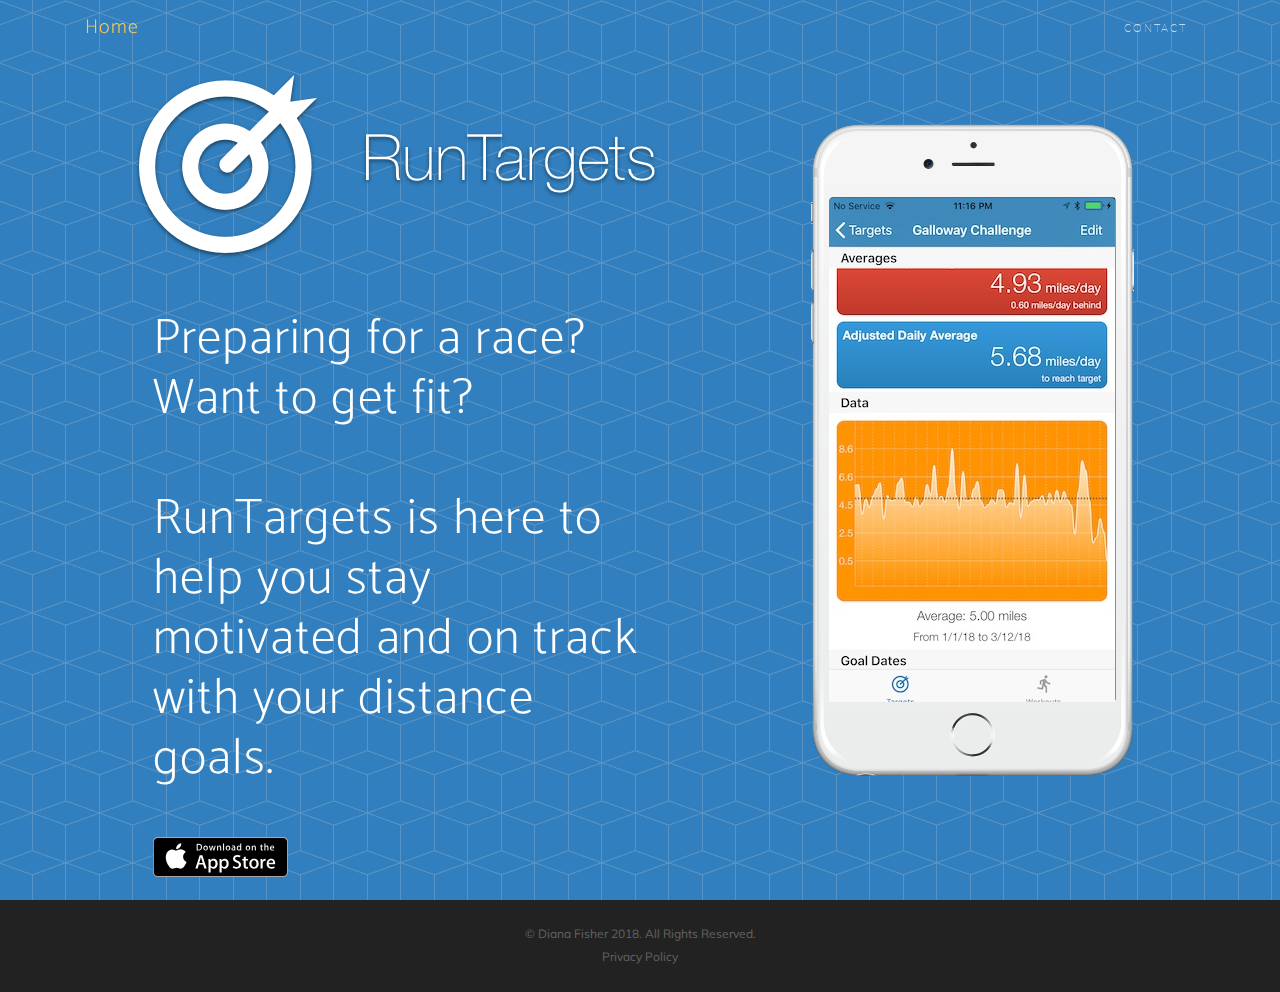
<file: index.html>
<!DOCTYPE html>
<html lang="en">

  <head>

    <meta charset="utf-8">
    <meta name="viewport" content="width=device-width, initial-scale=1, shrink-to-fit=no">
    <meta name="description" content="">
    <meta name="author" content="">

    <title>RunTargets</title>

    <!-- Bootstrap core CSS -->
    <link href="vendor/bootstrap/css/bootstrap.min.css" rel="stylesheet">

    <!-- Custom fonts for this template -->
    <link rel="stylesheet" href="vendor/font-awesome/css/font-awesome.min.css">
    <link rel="stylesheet" href="vendor/simple-line-icons/css/simple-line-icons.css">
    <link href="https://fonts.googleapis.com/css?family=Lato" rel="stylesheet">
    <link href="https://fonts.googleapis.com/css?family=Catamaran:100,200,300,400,500,600,700,800,900" rel="stylesheet">
    <link href="https://fonts.googleapis.com/css?family=Muli" rel="stylesheet">

    <!-- Plugin CSS -->
    <link rel="stylesheet" href="device-mockups/device-mockups.min.css">

    <!-- Custom styles for this template -->
    <link href="css/new-age.min.css" rel="stylesheet">

  </head>

  <body id="page-top">

    <!-- Navigation -->
    <nav class="navbar navbar-expand-lg navbar-light fixed-top" id="mainNav">
      <div class="container">
        <a class="navbar-brand js-scroll-trigger" href="#page-top">Home</a>
        <button class="navbar-toggler navbar-toggler-right" type="button" data-toggle="collapse" data-target="#navbarResponsive" aria-controls="navbarResponsive" aria-expanded="false" aria-label="Toggle navigation">
          Menu
          <i class="fa fa-bars"></i>
        </button>
        <div class="collapse navbar-collapse" id="navbarResponsive">
          <ul class="navbar-nav ml-auto">
            <li class="nav-item">
              <a class="nav-link js-scroll-trigger" href="mailto://support@sugarraccoon.com">Contact</a>
            </li>
          </ul>
        </div>
      </div>
    </nav>

    <header class="masthead">
      <div class="container h-100">
        <div class="row h-100">
          <div class="col-lg-7 my-auto">
            <img src="img/logo_with_text.png" class="logo img-fluid" alt="">
            <div class="header-content mx-auto">
              <h1 class="mb-5">Preparing for a race?  Want to get fit?<br /><br />RunTargets is here to help you stay motivated and on track with your distance goals.</h1>
              <a class="badge-link" href="#"><img src="img/app-store-badge.svg" alt=""></a>
            </div>
          </div>
          <div class="col-lg-5 my-auto">
            <div class="device-container">
              <div class="device-mockup iphone6_plus portrait white">
                <div class="device">
                  <div class="screen">
                    <!-- Demo image for screen mockup, you can put an image here, some HTML, an animation, video, or anything else! -->
                    <img src="img/IMG_4853.jpg" class="img-fluid" alt="">
                  </div>
                  <div class="button">
                    <!-- You can hook the "home button" to some JavaScript events or just remove it -->
                  </div>
                </div>
              </div>
            </div>
          </div>
        </div>
      </div>
    </header>



    <footer>
      <div class="container">
        <p>&copy; Diana Fisher 2018. All Rights Reserved.</p>
        <ul class="list-inline">
          <li class="list-inline-item">
            <a href="./privacy.html">Privacy Policy</a>
          </li>
        </ul>
      </div>
    </footer>

    <!-- Bootstrap core JavaScript -->
    <script src="vendor/jquery/jquery.min.js"></script>
    <script src="vendor/bootstrap/js/bootstrap.bundle.min.js"></script>

    <!-- Plugin JavaScript -->
    <script src="vendor/jquery-easing/jquery.easing.min.js"></script>

    <!-- Custom scripts for this template -->
    <script src="js/new-age.min.js"></script>

  </body>

</html>
</file>
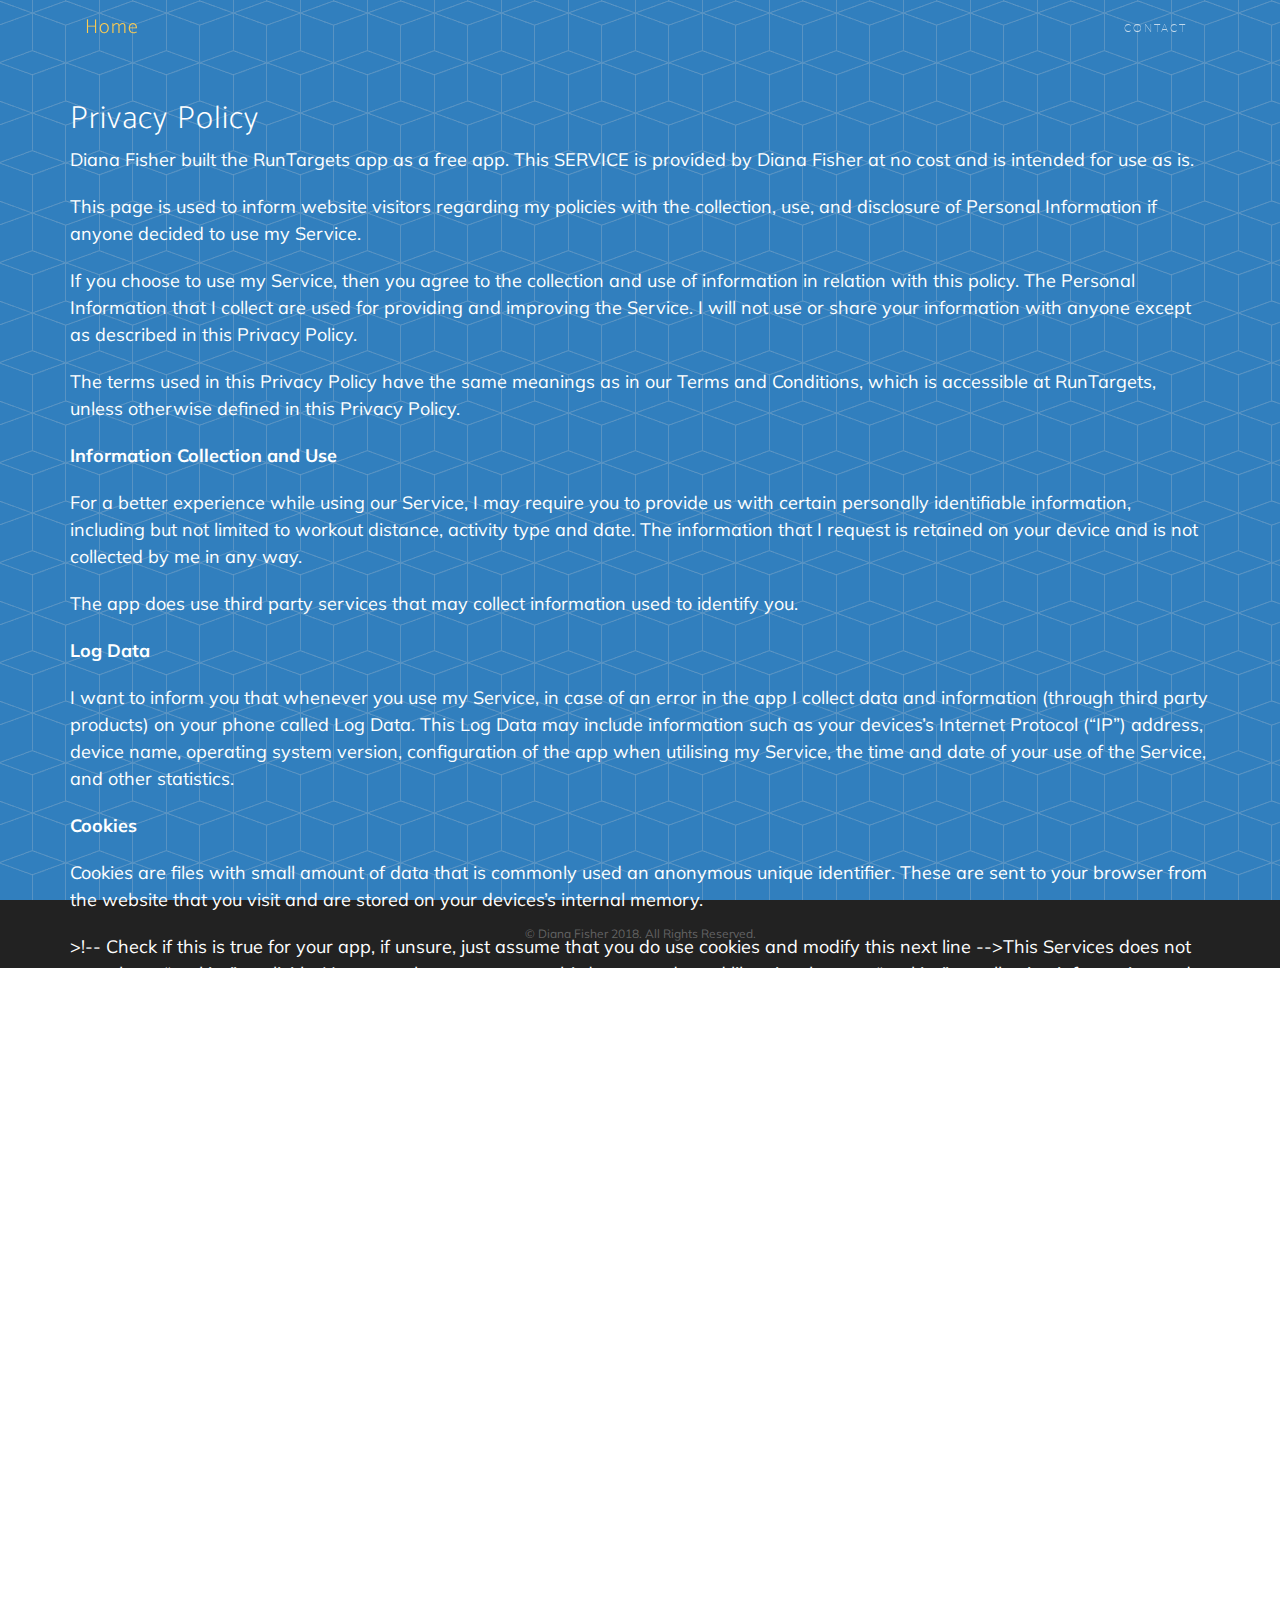
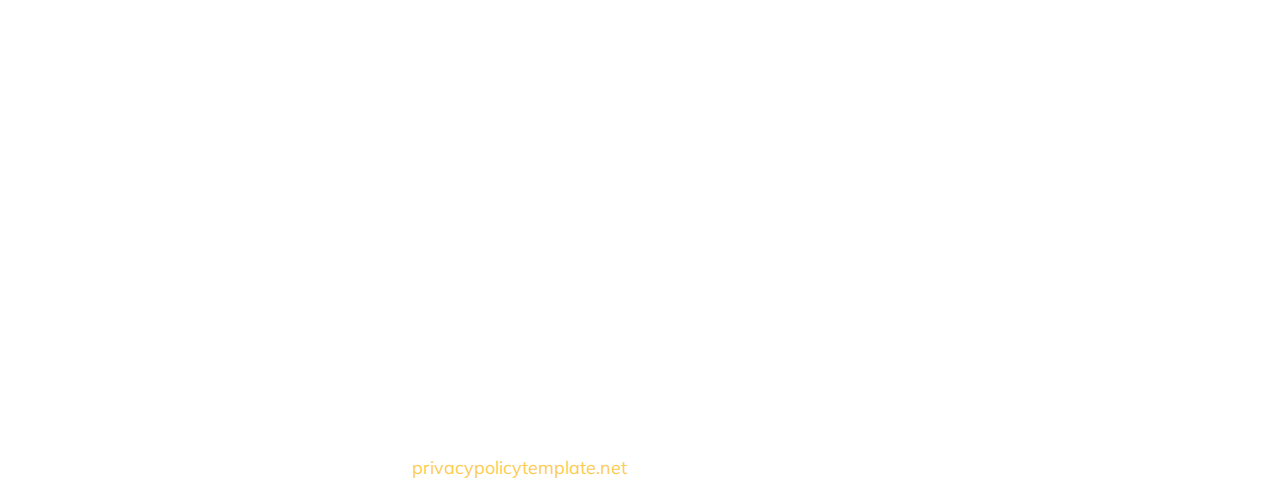
<file: privacy.html>
<html>
<head >

  <meta charset="utf-8">
  <meta name="viewport" content="width=device-width, initial-scale=1, shrink-to-fit=no">
  <meta name="description" content="">
  <meta name="author" content="">

  <title>RunTargets</title>

  <!-- Bootstrap core CSS -->
  <link href="vendor/bootstrap/css/bootstrap.min.css" rel="stylesheet">

  <!-- Custom fonts for this template -->
  <link rel="stylesheet" href="vendor/font-awesome/css/font-awesome.min.css">
  <link rel="stylesheet" href="vendor/simple-line-icons/css/simple-line-icons.css">
  <link href="https://fonts.googleapis.com/css?family=Lato" rel="stylesheet">
  <link href="https://fonts.googleapis.com/css?family=Catamaran:100,200,300,400,500,600,700,800,900" rel="stylesheet">
  <link href="https://fonts.googleapis.com/css?family=Muli" rel="stylesheet">

  <!-- Plugin CSS -->
  <link rel="stylesheet" href="device-mockups/device-mockups.min.css">

  <!-- Custom styles for this template -->
  <link href="css/new-age.min.css" rel="stylesheet">

</head>
<body id="page-top">
  <!-- Navigation -->
  <nav class="navbar navbar-expand-lg navbar-light fixed-top" id="mainNav">
    <div class="container">
      <a class="navbar-brand js-scroll-trigger" href="./index.html">Home</a>
      <button class="navbar-toggler navbar-toggler-right" type="button" data-toggle="collapse" data-target="#navbarResponsive" aria-controls="navbarResponsive" aria-expanded="false" aria-label="Toggle navigation">
        Menu
        <i class="fa fa-bars"></i>
      </button>
      <div class="collapse navbar-collapse" id="navbarResponsive">
        <ul class="navbar-nav ml-auto">
          <li class="nav-item">
            <a class="nav-link js-scroll-trigger" href="#contact">Contact</a>
          </li>
        </ul>
      </div>
    </div>
  </nav>
  <header class="masthead">
    <div class="container h-100">
      <div class="row h-100">
      <div  style="overflow:scroll; margin-top:100px;">

        <h2>Privacy Policy</h2>
        <p>Diana Fisher built the RunTargets app as a free app. This SERVICE is provided by Diana Fisher at no cost and is intended
            for use as is.</p>
        <p>This page is used to inform website visitors regarding my policies with the collection, use, and
            disclosure of Personal Information if anyone decided to use my Service.</p>
        <p>If you choose to use my Service, then you agree to the collection and use of information in
            relation with this policy. The Personal Information that I collect are used for providing and
            improving the Service. I will not use or share your information with anyone except as described
            in this Privacy Policy.</p>
        <p>The terms used in this Privacy Policy have the same meanings as in our Terms and Conditions,
            which is accessible at RunTargets, unless otherwise defined in this Privacy Policy.</p>

        <p><strong>Information Collection and Use</strong></p>
        <p>For a better experience while using our Service, I may require you to provide us with certain
            personally identifiable information, including but not limited to workout distance, activity type and date.
        	The information that I request is retained on your device and is not collected by me in any way.</p>
        <p>The app does use third party services that may collect information used to identify you.

        <p><strong>Log Data</strong></p>
        <p>I want to inform you that whenever you use my Service, in case of an error in the app I collect
            data and information (through third party products) on your phone called Log Data. This Log Data
            may include information such as your devices’s Internet Protocol (“IP”) address, device name,
            operating system version, configuration of the app when utilising my Service, the time and date
            of your use of the Service, and other statistics.</p>

        <p><strong>Cookies</strong></p>
        <p>Cookies are files with small amount of data that is commonly used an anonymous unique identifier.
            These are sent to your browser from the website that you visit and are stored on your devices’s
            internal memory.</p>
        <p>>!-- Check if this is true for your app, if unsure, just assume that you do use cookies and modify this next line -->This Services does not uses these “cookies” explicitly. However, the app may use third party code
            and libraries that use “cookies” to collection information and to improve their services. You
            have the option to either accept or refuse these cookies, and know when a cookie is being sent
            to your device. If you choose to refuse our cookies, you may not be able to use some portions of
            this Service.</p>

        <p><strong>Service Providers</strong></p> <!-- This part need seem like it's not needed, but if you use any Google services, or any other third party libraries, chances are, you need this. -->
        <p>I may employ third-party companies and individuals due to the following reasons:</p>
        <ul>
            <li>To facilitate our Service;</li>
            <li>To provide the Service on our behalf;</li>
            <li>To perform Service-related services; or</li>
            <li>To assist us in analyzing how our Service is used.</li>
        </ul>
        <p>I want to inform users of this Service that these third parties have access to your Personal
            Information. The reason is to perform the tasks assigned to them on our behalf. However, they
            are obligated not to disclose or use the information for any other purpose.</p>

        <p><strong>Security</strong></p>
        <p>I value your trust in providing us your Personal Information, thus we are striving to use
            commercially acceptable means of protecting it. But remember that no method of transmission over
            the internet, or method of electronic storage is 100% secure and reliable, and I cannot
            guarantee its absolute security.</p>

        <p><strong>Links to Other Sites</strong></p>
        <p>This Service may contain links to other sites. If you click on a third-party link, you will be
            directed to that site. Note that these external sites are not operated by me. Therefore, I
            strongly advise you to review the Privacy Policy of these websites. I have no control over, and
            assume no responsibility for the content, privacy policies, or practices of any third-party
            sites or services.</p>

        <p><strong>Children’s Privacy</strong></p>
        <p>This Services do not address anyone under the age of 13. I do not knowingly collect personal
            identifiable information from children under 13. In the case I discover that a child under 13
            has provided me with personal information, I immediately delete this from our servers. If you
            are a parent or guardian and you are aware that your child has provided us with personal
            information, please contact me so that I will be able to do necessary actions.</p>

        <p><strong>Changes to This Privacy Policy</strong></p>
        <p>I may update this Privacy Policy from time to time. Thus, you are advised to review this page
            periodically for any changes. I will notify you of any changes by posting the new Privacy Policy
            on this page. These changes are effective immediately, after they are posted on this page.</p>

        <p><strong>Contact Us</strong></p>
        <p>If you have any questions or suggestions about [my|our] Privacy Policy, do not hesitate to contact
            me.</p>
        <p>This Privacy Policy page was created at <a href="https://privacypolicytemplate.net"
                                                      target="_blank">privacypolicytemplate.net</a>.</p>
      </div>
    </div>
  </div>
  </header>
  <footer>
    <div class="container">
      <p>&copy; Diana Fisher 2018. All Rights Reserved.</p>
    </div>
  </footer>
</body>
</html>
</file>
<file: vendor/simple-line-icons/css/simple-line-icons.css>
@font-face {
  font-family: 'simple-line-icons';
  src: url('../fonts/Simple-Line-Icons.eot?v=2.4.0');
  src: url('../fonts/Simple-Line-Icons.eot?v=2.4.0#iefix') format('embedded-opentype'), url('../fonts/Simple-Line-Icons.woff2?v=2.4.0') format('woff2'), url('../fonts/Simple-Line-Icons.ttf?v=2.4.0') format('truetype'), url('../fonts/Simple-Line-Icons.woff?v=2.4.0') format('woff'), url('../fonts/Simple-Line-Icons.svg?v=2.4.0#simple-line-icons') format('svg');
  font-weight: normal;
  font-style: normal;
}
/*
 Use the following CSS code if you want to have a class per icon.
 Instead of a list of all class selectors, you can use the generic [class*="icon-"] selector, but it's slower:
*/
.icon-user,
.icon-people,
.icon-user-female,
.icon-user-follow,
.icon-user-following,
.icon-user-unfollow,
.icon-login,
.icon-logout,
.icon-emotsmile,
.icon-phone,
.icon-call-end,
.icon-call-in,
.icon-call-out,
.icon-map,
.icon-location-pin,
.icon-direction,
.icon-directions,
.icon-compass,
.icon-layers,
.icon-menu,
.icon-list,
.icon-options-vertical,
.icon-options,
.icon-arrow-down,
.icon-arrow-left,
.icon-arrow-right,
.icon-arrow-up,
.icon-arrow-up-circle,
.icon-arrow-left-circle,
.icon-arrow-right-circle,
.icon-arrow-down-circle,
.icon-check,
.icon-clock,
.icon-plus,
.icon-minus,
.icon-close,
.icon-event,
.icon-exclamation,
.icon-organization,
.icon-trophy,
.icon-screen-smartphone,
.icon-screen-desktop,
.icon-plane,
.icon-notebook,
.icon-mustache,
.icon-mouse,
.icon-magnet,
.icon-energy,
.icon-disc,
.icon-cursor,
.icon-cursor-move,
.icon-crop,
.icon-chemistry,
.icon-speedometer,
.icon-shield,
.icon-screen-tablet,
.icon-magic-wand,
.icon-hourglass,
.icon-graduation,
.icon-ghost,
.icon-game-controller,
.icon-fire,
.icon-eyeglass,
.icon-envelope-open,
.icon-envelope-letter,
.icon-bell,
.icon-badge,
.icon-anchor,
.icon-wallet,
.icon-vector,
.icon-speech,
.icon-puzzle,
.icon-printer,
.icon-present,
.icon-playlist,
.icon-pin,
.icon-picture,
.icon-handbag,
.icon-globe-alt,
.icon-globe,
.icon-folder-alt,
.icon-folder,
.icon-film,
.icon-feed,
.icon-drop,
.icon-drawer,
.icon-docs,
.icon-doc,
.icon-diamond,
.icon-cup,
.icon-calculator,
.icon-bubbles,
.icon-briefcase,
.icon-book-open,
.icon-basket-loaded,
.icon-basket,
.icon-bag,
.icon-action-undo,
.icon-action-redo,
.icon-wrench,
.icon-umbrella,
.icon-trash,
.icon-tag,
.icon-support,
.icon-frame,
.icon-size-fullscreen,
.icon-size-actual,
.icon-shuffle,
.icon-share-alt,
.icon-share,
.icon-rocket,
.icon-question,
.icon-pie-chart,
.icon-pencil,
.icon-note,
.icon-loop,
.icon-home,
.icon-grid,
.icon-graph,
.icon-microphone,
.icon-music-tone-alt,
.icon-music-tone,
.icon-earphones-alt,
.icon-earphones,
.icon-equalizer,
.icon-like,
.icon-dislike,
.icon-control-start,
.icon-control-rewind,
.icon-control-play,
.icon-control-pause,
.icon-control-forward,
.icon-control-end,
.icon-volume-1,
.icon-volume-2,
.icon-volume-off,
.icon-calendar,
.icon-bulb,
.icon-chart,
.icon-ban,
.icon-bubble,
.icon-camrecorder,
.icon-camera,
.icon-cloud-download,
.icon-cloud-upload,
.icon-envelope,
.icon-eye,
.icon-flag,
.icon-heart,
.icon-info,
.icon-key,
.icon-link,
.icon-lock,
.icon-lock-open,
.icon-magnifier,
.icon-magnifier-add,
.icon-magnifier-remove,
.icon-paper-clip,
.icon-paper-plane,
.icon-power,
.icon-refresh,
.icon-reload,
.icon-settings,
.icon-star,
.icon-symbol-female,
.icon-symbol-male,
.icon-target,
.icon-credit-card,
.icon-paypal,
.icon-social-tumblr,
.icon-social-twitter,
.icon-social-facebook,
.icon-social-instagram,
.icon-social-linkedin,
.icon-social-pinterest,
.icon-social-github,
.icon-social-google,
.icon-social-reddit,
.icon-social-skype,
.icon-social-dribbble,
.icon-social-behance,
.icon-social-foursqare,
.icon-social-soundcloud,
.icon-social-spotify,
.icon-social-stumbleupon,
.icon-social-youtube,
.icon-social-dropbox,
.icon-social-vkontakte,
.icon-social-steam {
  font-family: 'simple-line-icons';
  speak: none;
  font-style: normal;
  font-weight: normal;
  font-variant: normal;
  text-transform: none;
  line-height: 1;
  /* Better Font Rendering =========== */
  -webkit-font-smoothing: antialiased;
  -moz-osx-font-smoothing: grayscale;
}
.icon-user:before {
  content: "\e005";
}
.icon-people:before {
  content: "\e001";
}
.icon-user-female:before {
  content: "\e000";
}
.icon-user-follow:before {
  content: "\e002";
}
.icon-user-following:before {
  content: "\e003";
}
.icon-user-unfollow:before {
  content: "\e004";
}
.icon-login:before {
  content: "\e066";
}
.icon-logout:before {
  content: "\e065";
}
.icon-emotsmile:before {
  content: "\e021";
}
.icon-phone:before {
  content: "\e600";
}
.icon-call-end:before {
  content: "\e048";
}
.icon-call-in:before {
  content: "\e047";
}
.icon-call-out:before {
  content: "\e046";
}
.icon-map:before {
  content: "\e033";
}
.icon-location-pin:before {
  content: "\e096";
}
.icon-direction:before {
  content: "\e042";
}
.icon-directions:before {
  content: "\e041";
}
.icon-compass:before {
  content: "\e045";
}
.icon-layers:before {
  content: "\e034";
}
.icon-menu:before {
  content: "\e601";
}
.icon-list:before {
  content: "\e067";
}
.icon-options-vertical:before {
  content: "\e602";
}
.icon-options:before {
  content: "\e603";
}
.icon-arrow-down:before {
  content: "\e604";
}
.icon-arrow-left:before {
  content: "\e605";
}
.icon-arrow-right:before {
  content: "\e606";
}
.icon-arrow-up:before {
  content: "\e607";
}
.icon-arrow-up-circle:before {
  content: "\e078";
}
.icon-arrow-left-circle:before {
  content: "\e07a";
}
.icon-arrow-right-circle:before {
  content: "\e079";
}
.icon-arrow-down-circle:before {
  content: "\e07b";
}
.icon-check:before {
  content: "\e080";
}
.icon-clock:before {
  content: "\e081";
}
.icon-plus:before {
  content: "\e095";
}
.icon-minus:before {
  content: "\e615";
}
.icon-close:before {
  content: "\e082";
}
.icon-event:before {
  content: "\e619";
}
.icon-exclamation:before {
  content: "\e617";
}
.icon-organization:before {
  content: "\e616";
}
.icon-trophy:before {
  content: "\e006";
}
.icon-screen-smartphone:before {
  content: "\e010";
}
.icon-screen-desktop:before {
  content: "\e011";
}
.icon-plane:before {
  content: "\e012";
}
.icon-notebook:before {
  content: "\e013";
}
.icon-mustache:before {
  content: "\e014";
}
.icon-mouse:before {
  content: "\e015";
}
.icon-magnet:before {
  content: "\e016";
}
.icon-energy:before {
  content: "\e020";
}
.icon-disc:before {
  content: "\e022";
}
.icon-cursor:before {
  content: "\e06e";
}
.icon-cursor-move:before {
  content: "\e023";
}
.icon-crop:before {
  content: "\e024";
}
.icon-chemistry:before {
  content: "\e026";
}
.icon-speedometer:before {
  content: "\e007";
}
.icon-shield:before {
  content: "\e00e";
}
.icon-screen-tablet:before {
  content: "\e00f";
}
.icon-magic-wand:before {
  content: "\e017";
}
.icon-hourglass:before {
  content: "\e018";
}
.icon-graduation:before {
  content: "\e019";
}
.icon-ghost:before {
  content: "\e01a";
}
.icon-game-controller:before {
  content: "\e01b";
}
.icon-fire:before {
  content: "\e01c";
}
.icon-eyeglass:before {
  content: "\e01d";
}
.icon-envelope-open:before {
  content: "\e01e";
}
.icon-envelope-letter:before {
  content: "\e01f";
}
.icon-bell:before {
  content: "\e027";
}
.icon-badge:before {
  content: "\e028";
}
.icon-anchor:before {
  content: "\e029";
}
.icon-wallet:before {
  content: "\e02a";
}
.icon-vector:before {
  content: "\e02b";
}
.icon-speech:before {
  content: "\e02c";
}
.icon-puzzle:before {
  content: "\e02d";
}
.icon-printer:before {
  content: "\e02e";
}
.icon-present:before {
  content: "\e02f";
}
.icon-playlist:before {
  content: "\e030";
}
.icon-pin:before {
  content: "\e031";
}
.icon-picture:before {
  content: "\e032";
}
.icon-handbag:before {
  content: "\e035";
}
.icon-globe-alt:before {
  content: "\e036";
}
.icon-globe:before {
  content: "\e037";
}
.icon-folder-alt:before {
  content: "\e039";
}
.icon-folder:before {
  content: "\e089";
}
.icon-film:before {
  content: "\e03a";
}
.icon-feed:before {
  content: "\e03b";
}
.icon-drop:before {
  content: "\e03e";
}
.icon-drawer:before {
  content: "\e03f";
}
.icon-docs:before {
  content: "\e040";
}
.icon-doc:before {
  content: "\e085";
}
.icon-diamond:before {
  content: "\e043";
}
.icon-cup:before {
  content: "\e044";
}
.icon-calculator:before {
  content: "\e049";
}
.icon-bubbles:before {
  content: "\e04a";
}
.icon-briefcase:before {
  content: "\e04b";
}
.icon-book-open:before {
  content: "\e04c";
}
.icon-basket-loaded:before {
  content: "\e04d";
}
.icon-basket:before {
  content: "\e04e";
}
.icon-bag:before {
  content: "\e04f";
}
.icon-action-undo:before {
  content: "\e050";
}
.icon-action-redo:before {
  content: "\e051";
}
.icon-wrench:before {
  content: "\e052";
}
.icon-umbrella:before {
  content: "\e053";
}
.icon-trash:before {
  content: "\e054";
}
.icon-tag:before {
  content: "\e055";
}
.icon-support:before {
  content: "\e056";
}
.icon-frame:before {
  content: "\e038";
}
.icon-size-fullscreen:before {
  content: "\e057";
}
.icon-size-actual:before {
  content: "\e058";
}
.icon-shuffle:before {
  content: "\e059";
}
.icon-share-alt:before {
  content: "\e05a";
}
.icon-share:before {
  content: "\e05b";
}
.icon-rocket:before {
  content: "\e05c";
}
.icon-question:before {
  content: "\e05d";
}
.icon-pie-chart:before {
  content: "\e05e";
}
.icon-pencil:before {
  content: "\e05f";
}
.icon-note:before {
  content: "\e060";
}
.icon-loop:before {
  content: "\e064";
}
.icon-home:before {
  content: "\e069";
}
.icon-grid:before {
  content: "\e06a";
}
.icon-graph:before {
  content: "\e06b";
}
.icon-microphone:before {
  content: "\e063";
}
.icon-music-tone-alt:before {
  content: "\e061";
}
.icon-music-tone:before {
  content: "\e062";
}
.icon-earphones-alt:before {
  content: "\e03c";
}
.icon-earphones:before {
  content: "\e03d";
}
.icon-equalizer:before {
  content: "\e06c";
}
.icon-like:before {
  content: "\e068";
}
.icon-dislike:before {
  content: "\e06d";
}
.icon-control-start:before {
  content: "\e06f";
}
.icon-control-rewind:before {
  content: "\e070";
}
.icon-control-play:before {
  content: "\e071";
}
.icon-control-pause:before {
  content: "\e072";
}
.icon-control-forward:before {
  content: "\e073";
}
.icon-control-end:before {
  content: "\e074";
}
.icon-volume-1:before {
  content: "\e09f";
}
.icon-volume-2:before {
  content: "\e0a0";
}
.icon-volume-off:before {
  content: "\e0a1";
}
.icon-calendar:before {
  content: "\e075";
}
.icon-bulb:before {
  content: "\e076";
}
.icon-chart:before {
  content: "\e077";
}
.icon-ban:before {
  content: "\e07c";
}
.icon-bubble:before {
  content: "\e07d";
}
.icon-camrecorder:before {
  content: "\e07e";
}
.icon-camera:before {
  content: "\e07f";
}
.icon-cloud-download:before {
  content: "\e083";
}
.icon-cloud-upload:before {
  content: "\e084";
}
.icon-envelope:before {
  content: "\e086";
}
.icon-eye:before {
  content: "\e087";
}
.icon-flag:before {
  content: "\e088";
}
.icon-heart:before {
  content: "\e08a";
}
.icon-info:before {
  content: "\e08b";
}
.icon-key:before {
  content: "\e08c";
}
.icon-link:before {
  content: "\e08d";
}
.icon-lock:before {
  content: "\e08e";
}
.icon-lock-open:before {
  content: "\e08f";
}
.icon-magnifier:before {
  content: "\e090";
}
.icon-magnifier-add:before {
  content: "\e091";
}
.icon-magnifier-remove:before {
  content: "\e092";
}
.icon-paper-clip:before {
  content: "\e093";
}
.icon-paper-plane:before {
  content: "\e094";
}
.icon-power:before {
  content: "\e097";
}
.icon-refresh:before {
  content: "\e098";
}
.icon-reload:before {
  content: "\e099";
}
.icon-settings:before {
  content: "\e09a";
}
.icon-star:before {
  content: "\e09b";
}
.icon-symbol-female:before {
  content: "\e09c";
}
.icon-symbol-male:before {
  content: "\e09d";
}
.icon-target:before {
  content: "\e09e";
}
.icon-credit-card:before {
  content: "\e025";
}
.icon-paypal:before {
  content: "\e608";
}
.icon-social-tumblr:before {
  content: "\e00a";
}
.icon-social-twitter:before {
  content: "\e009";
}
.icon-social-facebook:before {
  content: "\e00b";
}
.icon-social-instagram:before {
  content: "\e609";
}
.icon-social-linkedin:before {
  content: "\e60a";
}
.icon-social-pinterest:before {
  content: "\e60b";
}
.icon-social-github:before {
  content: "\e60c";
}
.icon-social-google:before {
  content: "\e60d";
}
.icon-social-reddit:before {
  content: "\e60e";
}
.icon-social-skype:before {
  content: "\e60f";
}
.icon-social-dribbble:before {
  content: "\e00d";
}
.icon-social-behance:before {
  content: "\e610";
}
.icon-social-foursqare:before {
  content: "\e611";
}
.icon-social-soundcloud:before {
  content: "\e612";
}
.icon-social-spotify:before {
  content: "\e613";
}
.icon-social-stumbleupon:before {
  content: "\e614";
}
.icon-social-youtube:before {
  content: "\e008";
}
.icon-social-dropbox:before {
  content: "\e00c";
}
.icon-social-vkontakte:before {
  content: "\e618";
}
.icon-social-steam:before {
  content: "\e620";
}
</file>
<file: device-mockups/device-mockups.min.css>
.device-mockup{position:relative;width:100%;padding-bottom:61.775701%}.device-mockup>.device{position:absolute;top:0;bottom:0;left:0;right:0;width:100%;height:100%;background-size:100% 100%;background-repeat:no-repeat;background-image:url(macbook/macbook.png)}.device-mockup>.device>.screen{position:absolute;top:11.0438729%;bottom:14.6747352%;left:13.364486%;right:13.364486%;overflow:hidden}.device-mockup>.device>.button{position:absolute;top:0;left:0;display:none;overflow:hidden;border-radius:100%;-webkit-border-radius:100%;-moz-border-radius:100%;cursor:pointer}.device-mockup.imac{padding-bottom:81.230769%}.device-mockup.imac>.device{background-image:url(imac/imac.png)}.device-mockup.imac>.device>.screen{top:8.20707071%;bottom:31.6919192%;left:6.61538462%;right:6.61538462%}.device-mockup.macbook{padding-bottom:61.775701%}.device-mockup.macbook>.device{background-image:url(macbook/macbook.png)}.device-mockup.macbook>.device>.screen{top:11.0438729%;bottom:14.6747352%;left:13.364486%;right:13.364486%}.device-mockup.macbook_2015{padding-bottom:57.5%}.device-mockup.macbook_2015.grey>.device,.device-mockup.macbook_2015>.device{background-image:url(macbook_2015/grey.png)}.device-mockup.macbook_2015.silver>.device,.device-mockup.macbook_2015>.device{background-image:url(macbook_2015/silver.png)}.device-mockup.macbook_2015.gold>.device,.device-mockup.macbook_2015>.device{background-image:url(macbook_2015/gold.png)}.device-mockup.macbook_2015>.device>.screen{top:7.5%;bottom:10.9%;left:12.46%;right:12.56%}.device-mockup.iphone5,.device-mockup.iphone5.portrait{padding-bottom:210.57%}.device-mockup.iphone5.landscape{padding-bottom:47.49%}.device-mockup.iphone5.black>.device,.device-mockup.iphone5.portrait.black>.device,.device-mockup.iphone5>.device{background-image:url(iphone5/iphone5_port_black.png)}.device-mockup.iphone5.landscape.black>.device,.device-mockup.iphone5.landscape>.device{background-image:url(iphone5/iphone5_land_black.png)}.device-mockup.iphone5.portrait.white>.device,.device-mockup.iphone5.white>.device{background-image:url(iphone5/iphone5_port_white.png)}.device-mockup.iphone5.landscape.white>.device{background-image:url(iphone5/iphone5_land_white.png)}.device-mockup.iphone5.portrait>.device>.screen,.device-mockup.iphone5>.device>.screen{top:14.78%;bottom:13.78%;left:8.77%;right:7.77%}.device-mockup.iphone5.landscape>.device>.screen{top:7.422488%;bottom:8.422488%;left:14.919127%;right:14.019127%}.device-mockup.iphone5.portrait>.device>.button,.device-mockup.iphone5>.device>.button{display:block;top:88.3%;bottom:2.5%;left:40%;right:40%}.device-mockup.iphone5.landscape>.device>.button{display:block;top:40%;bottom:41%;left:88.4%;right:2.3%}.device-mockup.iphone_se,.device-mockup.iphone_se.portrait{padding-bottom:209.83%}.device-mockup.iphone_se.landscape{padding-bottom:47.66%}.device-mockup.iphone_se.black>.device,.device-mockup.iphone_se.portrait.black>.device,.device-mockup.iphone_se>.device{background-image:url(iphone_se/iphone_se_port_black.png)}.device-mockup.iphone_se.landscape.black>.device,.device-mockup.iphone_se.landscape>.device{background-image:url(iphone_se/iphone_se_land_black.png)}.device-mockup.iphone_se.portrait.white>.device,.device-mockup.iphone_se.white>.device{background-image:url(iphone_se/iphone_se_port_white.png)}.device-mockup.iphone_se.landscape.white>.device{background-image:url(iphone_se/iphone_se_land_white.png)}.device-mockup.iphone_se.gold>.device,.device-mockup.iphone_se.portrait.gold>.device{background-image:url(iphone_se/iphone_se_port_gold.png)}.device-mockup.iphone_se.landscape.gold>.device{background-image:url(iphone_se/iphone_se_land_gold.png)}.device-mockup.iphone_se.portrait.rose>.device,.device-mockup.iphone_se.rose>.device{background-image:url(iphone_se/iphone_se_port_rose.png)}.device-mockup.iphone_se.landscape.rose>.device{background-image:url(iphone_se/iphone_se_land_rose.png)}.device-mockup.iphone_se.portrait>.device>.screen,.device-mockup.iphone_se>.device>.screen{top:16.28%;bottom:16.28%;left:11.77%;right:11.77%}.device-mockup.iphone_se.landscape>.device>.screen{top:11.722488%;bottom:11.722488%;left:16.0191273%;right:16.0191273%}.device-mockup.iphone_se.portrait>.device>.button,.device-mockup.iphone_se>.device>.button{display:block;top:86.3%;bottom:5.5%;left:42%;right:42%}.device-mockup.iphone_se.landscape>.device>.button{display:block;top:42%;bottom:42%;left:86.4%;right:5.1%}.device-mockup.iphone6,.device-mockup.iphone6.portrait{padding-bottom:207.19%}.device-mockup.iphone6.landscape{padding-bottom:48.76%}.device-mockup.iphone6.black>.device,.device-mockup.iphone6.portrait.black>.device,.device-mockup.iphone6>.device{background-image:url(iphone_6/iphone_6_port_black.png)}.device-mockup.iphone6.landscape.black>.device,.device-mockup.iphone6.landscape>.device{background-image:url(iphone_6/iphone_6_land_black.png)}.device-mockup.iphone6.portrait.white>.device,.device-mockup.iphone6.white>.device{background-image:url(iphone_6/iphone_6_port_white.png)}.device-mockup.iphone6.landscape.white>.device{background-image:url(iphone_6/iphone_6_land_white.png)}.device-mockup.iphone6.gold>.device,.device-mockup.iphone6.portrait.gold>.device{background-image:url(iphone_6/iphone_6_port_gold.png)}.device-mockup.iphone6.landscape.gold>.device{background-image:url(iphone_6/iphone_6_land_gold.png)}.device-mockup.iphone6.portrait>.device>.screen,.device-mockup.iphone6>.device>.screen{top:12.58%;bottom:12.88%;left:6.77%;right:6.77%}.device-mockup.iphone6.landscape>.device>.screen{top:6.77%;bottom:6.77%;left:12.58%;right:12.88%}.device-mockup.iphone6.portrait>.device>.button,.device-mockup.iphone6>.device>.button{display:block;top:88.6%;bottom:3.2%;left:42%;right:42%}.device-mockup.iphone6.landscape>.device>.button{display:block;top:42%;bottom:42%;left:88.6%;right:3.2%}.device-mockup.iphone6_plus,.device-mockup.iphone6_plus.portrait{padding-bottom:201.76%}.device-mockup.iphone6_plus.landscape{padding-bottom:49.56%}.device-mockup.iphone6_plus.black>.device,.device-mockup.iphone6_plus.portrait.black>.device,.device-mockup.iphone6_plus>.device{background-image:url(iphone_6_plus/iphone_6_plus_black_port.png)}.device-mockup.iphone6_plus.landscape.black>.device,.device-mockup.iphone6_plus.landscape>.device{background-image:url(iphone_6_plus/iphone_6_plus_black_land.png)}.device-mockup.iphone6_plus.portrait.white>.device,.device-mockup.iphone6_plus.white>.device{background-image:url(iphone_6_plus/iphone_6_plus_white_port.png)}.device-mockup.iphone6_plus.landscape.white>.device{background-image:url(iphone_6_plus/iphone_6_plus_white_land.png)}.device-mockup.iphone6_plus.gold>.device,.device-mockup.iphone6_plus.portrait.gold>.device{background-image:url(iphone_6_plus/iphone_6_plus_gold_port.png)}.device-mockup.iphone6_plus.landscape.gold>.device{background-image:url(iphone_6_plus/iphone_6_plus_gold_land.png)}.device-mockup.iphone6_plus.portrait>.device>.screen,.device-mockup.iphone6_plus>.device>.screen{top:11.58%;bottom:11.58%;left:5.97%;right:5.97%}.device-mockup.iphone6_plus.landscape>.device>.screen{top:5.97%;bottom:5.97%;left:11.38%;right:11.58%}.device-mockup.iphone6_plus.portrait>.device>.button,.device-mockup.iphone6_plus>.device>.button{display:block;top:89.9%;bottom:3.2%;left:43%;right:43%}.device-mockup.iphone6_plus.landscape>.device>.button{display:block;top:43%;bottom:43%;left:89.9%;right:3.2%}.device-mockup.ipad,.device-mockup.ipad.portrait{padding-bottom:128.406276%}.device-mockup.ipad.landscape{padding-bottom:79.9086758%}.device-mockup.ipad.black>.device,.device-mockup.ipad.portrait.black>.device,.device-mockup.ipad>.device{background-image:url(ipad/ipad_port_black.png)}.device-mockup.ipad.portrait.white>.device,.device-mockup.ipad.white>.device{background-image:url(ipad/ipad_port_white.png)}.device-mockup.ipad.landscape.black>.device,.device-mockup.ipad.landscape>.device{background-image:url(ipad/ipad_land_black.png)}.device-mockup.ipad.landscape.white>.device{background-image:url(ipad/ipad_land_white.png)}.device-mockup.ipad.portrait>.device>.screen,.device-mockup.ipad>.device>.screen{top:12.025723%;bottom:12.154341%;left:13.45995%;right:13.45995%}.device-mockup.ipad.landscape>.device>.screen{top:13.87755102%;bottom:13.87755102%;left:11.5459883%;right:11.5459883%}.device-mockup.ipad.portrait>.device>.button,.device-mockup.ipad>.device>.button{display:block;top:90.2%;bottom:5.5%;left:47.3%;right:47.3%}.device-mockup.ipad.landscape>.device>.button{display:block;top:47.3%;bottom:47.3%;left:90.8%;right:4.9%}.device-mockup.ipad_air,.device-mockup.ipad_air.portrait{padding-bottom:141.27%}.device-mockup.ipad_air.landscape{padding-bottom:70.79%}.device-mockup.ipad_air.grey>.device,.device-mockup.ipad_air.portrait.grey>.device,.device-mockup.ipad_air>.device{background-image:url(ipad_air/ipad_air_gray_port.png)}.device-mockup.ipad_air.portrait.silver>.device,.device-mockup.ipad_air.silver>.device{background-image:url(ipad_air/ipad_air_silver_port.png)}.device-mockup.ipad_air.landscape.grey>.device,.device-mockup.ipad_air.landscape>.device{background-image:url(ipad_air/ipad_air_gray_land.png)}.device-mockup.ipad_air.landscape.silver>.device{background-image:url(ipad_air/ipad_air_silver_land.png)}.device-mockup.ipad_air.portrait>.device>.screen,.device-mockup.ipad_air>.device>.screen{top:9.025723%;bottom:9.154341%;left:7.45995%;right:6.45995%}.device-mockup.ipad_air.landscape>.device>.screen{top:6.877551%;bottom:6.877551%;left:9.545988%;right:9.545988%}.device-mockup.ipad_air.portrait>.device>.button,.device-mockup.ipad_air>.device>.button{display:block;top:93.2%;bottom:2.5%;left:47.3%;right:47.3%}.device-mockup.ipad_air.landscape>.device>.button{display:block;top:47.3%;bottom:47.3%;left:93.1%;right:2.1%}.device-mockup.ipad_air_2,.device-mockup.ipad_air_2.portrait{padding-bottom:141.38%}.device-mockup.ipad_air_2.landscape{padding-bottom:70.73%}.device-mockup.ipad_air_2.grey>.device,.device-mockup.ipad_air_2.portrait.grey>.device,.device-mockup.ipad_air_2>.device{background-image:url(ipad_air_2/ipad_air_2_gray_port.png)}.device-mockup.ipad_air_2.portrait.silver>.device,.device-mockup.ipad_air_2.silver>.device{background-image:url(ipad_air_2/ipad_air_2_silver_port.png)}.device-mockup.ipad_air_2.gold>.device,.device-mockup.ipad_air_2.portrait.gold>.device{background-image:url(ipad_air_2/ipad_air_2_gold_port.png)}.device-mockup.ipad_air_2.landscape.grey>.device,.device-mockup.ipad_air_2.landscape>.device{background-image:url(ipad_air_2/ipad_air_2_gray_land.png)}.device-mockup.ipad_air_2.landscape.silver>.device{background-image:url(ipad_air_2/ipad_air_2_silver_land.png)}.device-mockup.ipad_air_2.landscape.gold>.device{background-image:url(ipad_air_2/ipad_air_2_gold_land.png)}.device-mockup.ipad_air_2.portrait>.device>.screen,.device-mockup.ipad_air_2>.device>.screen{top:9.025723%;bottom:8.854341%;left:6.15995%;right:6.15995%}.device-mockup.ipad_air_2.landscape>.device>.screen{top:6.277551%;bottom:6.277551%;left:8.545988%;right:8.545988%}.device-mockup.ipad_air_2.portrait>.device>.button,.device-mockup.ipad_air_2>.device>.button{display:block;top:93.2%;bottom:2.1%;left:46.3%;right:46.5%}.device-mockup.ipad_air_2.landscape>.device>.button{display:block;top:46.5%;bottom:46.8%;left:93.5%;right:1.9%}.device-mockup.ipad_pro,.device-mockup.ipad_pro.portrait{padding-bottom:138.63%}.device-mockup.ipad_pro.landscape{padding-bottom:72.14%}.device-mockup.ipad_pro.grey>.device,.device-mockup.ipad_pro.portrait.grey>.device,.device-mockup.ipad_pro>.device{background-image:url(ipad_pro/ipad_pro_port_black.png)}.device-mockup.ipad_pro.portrait.silver>.device,.device-mockup.ipad_pro.silver>.device{background-image:url(ipad_pro/ipad_pro_port_silver.png)}.device-mockup.ipad_pro.gold>.device,.device-mockup.ipad_pro.portrait.gold>.device{background-image:url(ipad_pro/ipad_pro_port_gold.png)}.device-mockup.ipad_pro.landscape.grey>.device,.device-mockup.ipad_pro.landscape>.device{background-image:url(ipad_pro/ipad_pro_land_black.png)}.device-mockup.ipad_pro.landscape.silver>.device{background-image:url(ipad_pro/ipad_pro_land_silver.png)}.device-mockup.ipad_pro.landscape.gold>.device{background-image:url(ipad_pro/ipad_pro_land_gold.png)}.device-mockup.ipad_pro.portrait>.device>.screen,.device-mockup.ipad_pro>.device>.screen{top:7.025723%;bottom:6.854341%;left:5.15995%;right:5.15995%}.device-mockup.ipad_pro.landscape>.device>.screen{top:5.177551%;bottom:5.177551%;left:6.945988%;right:6.945988%}.device-mockup.ipad_pro.portrait>.device>.button,.device-mockup.ipad_pro>.device>.button{display:block;top:94.9%;bottom:1.5%;left:47.3%;right:47.1%}.device-mockup.ipad_pro.landscape>.device>.button{display:block;top:47.5%;bottom:47.5%;left:94.8%;right:1.5%}.device-mockup.galaxy_s3,.device-mockup.galaxy_s3.portrait{padding-bottom:178.787879%}.device-mockup.galaxy_s3.landscape{padding-bottom:55.9322034%}.device-mockup.galaxy_s3.black>.device,.device-mockup.galaxy_s3.portrait.black>.device,.device-mockup.galaxy_s3>.device{background-image:url(galaxy_s3/s3_port_black.png)}.device-mockup.galaxy_s3.landscape.black>.device,.device-mockup.galaxy_s3.landscape>.device{background-image:url(galaxy_s3/s3_land_black.png)}.device-mockup.galaxy_s3.portrait.white>.device,.device-mockup.galaxy_s3.white>.device{background-image:url(galaxy_s3/s3_port_white.png)}.device-mockup.galaxy_s3.landscape.white>.device{background-image:url(galaxy_s3/s3_land_white.png)}.device-mockup.galaxy_s3.portrait>.device>.screen,.device-mockup.galaxy_s3>.device>.screen{top:12.3728814%;bottom:15.5367232%;left:13.8383838%;right:13.8383838%}.device-mockup.galaxy_s3.landscape>.device>.screen{top:13.8383838%;bottom:13.8383838%;left:12.3728814%;right:15.5367232%}.device-mockup.galaxy_s5,.device-mockup.galaxy_s5.portrait{padding-bottom:194.188862%}.device-mockup.galaxy_s5.landscape{padding-bottom:51.496259%}.device-mockup.galaxy_s5.black>.device,.device-mockup.galaxy_s5.portrait.black>.device,.device-mockup.galaxy_s5>.device{background-image:url(galaxy_s5/galaxy_s5_port_black.png)}.device-mockup.galaxy_s5.landscape.black>.device,.device-mockup.galaxy_s5.landscape>.device{background-image:url(galaxy_s5/galaxy_s5_land_black.png)}.device-mockup.galaxy_s5.portrait.white>.device,.device-mockup.galaxy_s5.white>.device{background-image:url(galaxy_s5/galaxy_s5_port_white.png)}.device-mockup.galaxy_s5.landscape.white>.device{background-image:url(galaxy_s5/galaxy_s5_land_white.png)}.device-mockup.galaxy_s5.portrait>.device>.screen,.device-mockup.galaxy_s5>.device>.screen{top:10.2%;bottom:10.1%;left:6.3%;right:6.4%}.device-mockup.galaxy_s5.landscape>.device>.screen{top:6.6%;bottom:6.2%;left:10.15%;right:10%}.device-mockup.galaxy_tab4,.device-mockup.galaxy_tab4.landscape{padding-bottom:72.689464%}.device-mockup.galaxy_tab4.black>.device,.device-mockup.galaxy_tab4.landscape.black>.device,.device-mockup.galaxy_tab4>.device{background-image:url(galaxy_tab4/galaxy_tab4_land_black.png)}.device-mockup.galaxy_tab4.landscape.white>.device,.device-mockup.galaxy_tab4.white>.device{background-image:url(galaxy_tab4/galaxy_tab4_land_white.png)}.device-mockup.galaxy_tab4.landscape>.device>.screen,.device-mockup.galaxy_tab4>.device>.screen{top:11.5%;bottom:11.5%;left:5.4%;right:5.2%}.device-mockup.lumia920,.device-mockup.lumia920.portrait{padding-bottom:172.796353%}.device-mockup.lumia920.landscape{padding-bottom:56.3330381%}.device-mockup.lumia920.portrait>.device,.device-mockup.lumia920>.device{background-image:url(lumia920/lumia920_port.png)}.device-mockup.lumia920.landscape>.device{background-image:url(lumia920/lumia920_land.png)}.device-mockup.lumia920.portrait>.device>.screen,.device-mockup.lumia920>.device>.screen{top:10.6420405%;bottom:18.9973615%;left:13.5258359%;right:13.5258359%}.device-mockup.lumia920.landscape>.device>.screen{top:12.2641509%;bottom:12.2641509%;left:10.5403012%;right:18.6005314%}.device-mockup.nexus7,.device-mockup.nexus7.portrait{padding-bottom:156.521739%}.device-mockup.nexus7.landscape{padding-bottom:63.6678201%}.device-mockup.nexus7.portrait>.device,.device-mockup.nexus7>.device{background-image:url(nexus7/nexus7_port.png)}.device-mockup.nexus7.landscape>.device{background-image:url(nexus7/nexus7_land.png)}.device-mockup.nexus7.portrait>.device>.screen,.device-mockup.nexus7>.device>.screen{top:13.1365741%;bottom:12.7893519%;left:13.7681159%;right:13.7681159%}.device-mockup.nexus7.landscape>.device>.screen{top:13.7681159%;bottom:13.7681159%;left:13.0911188%;right:13.0911188%}.device-mockup.surface,.device-mockup.surface.landscape{padding-bottom:64.7584973%}.device-mockup.surface.landscape>.device,.device-mockup.surface>.device{background-image:url(surface/surface.png)}.device-mockup.surface.landscape>.device>.screen,.device-mockup.surface>.device>.screen{top:14.5488029%;bottom:14.9171271%;left:9.36195587%;right:9.36195587%}.device-mockup.samsung_tv,.device-mockup.samsung_tv.landscape{padding-bottom:64.68%}.device-mockup.samsung_tv.landscape>.device,.device-mockup.samsung_tv>.device{background-image:url(samsung_tv/samsung_tv.png)}.device-mockup.samsung_tv.landscape>.device>.screen,.device-mockup.samsung_tv>.device>.screen{top:2.148803%;bottom:12.817127%;left:1.261956%;right:1.361956%}
</file>
<file: css/new-age.min.css>
body,html{width:100%;height:100%}body{font-family:Muli,Helvetica,Arial,sans-serif}a{color:#fdcc52;-webkit-transition:all .35s;-moz-transition:all .35s;transition:all .35s}a:focus,a:hover{color:#fcbd20}hr{max-width:100px;margin:25px auto 0;border-width:1px;border-color:rgba(34,34,34,.1)}hr.light{border-color:#fff}h1,h2,h3,h4,h5,h6{font-family:Catamaran,Helvetica,Arial,sans-serif;font-weight:200;letter-spacing:1px}p{font-size:18px;line-height:1.5;margin-bottom:20px}section{padding:100px 0}section h2{font-size:50px}.logo{margin:50px}#mainNav{border-color:rgba(34,34,34,.05);background-color:#fff;-webkit-transition:all .35s;-moz-transition:all .35s;transition:all .35s;font-family:Catamaran,Helvetica,Arial,sans-serif;font-weight:200;letter-spacing:1px}#mainNav .navbar-brand{color:#fdcc52;font-family:Catamaran,Helvetica,Arial,sans-serif;font-weight:200;letter-spacing:1px}#mainNav .navbar-brand:focus,#mainNav .navbar-brand:hover{color:#fcbd20}#mainNav .navbar-toggler{font-size:12px;padding:8px 10px;color:#222}#mainNav .navbar-nav>li>a{font-size:11px;font-family:Lato,Helvetica,Arial,sans-serif;letter-spacing:2px;text-transform:uppercase}#mainNav .navbar-nav>li>a.active{color:#fdcc52!important;background-color:transparent}#mainNav .navbar-nav>li>a.active:hover{background-color:transparent}#mainNav .navbar-nav>li>a,#mainNav .navbar-nav>li>a:focus{color:#222}#mainNav .navbar-nav>li>a:focus:hover,#mainNav .navbar-nav>li>a:hover{color:#fdcc52}@media (min-width:992px){#mainNav{border-color:transparent;background-color:transparent}#mainNav .navbar-brand{color:fade(white,70%)}#mainNav .navbar-brand:focus,#mainNav .navbar-brand:hover{color:#fff}#mainNav .navbar-nav>li>a,#mainNav .navbar-nav>li>a:focus{color:rgba(255,255,255,.7)}#mainNav .navbar-nav>li>a:focus:hover,#mainNav .navbar-nav>li>a:hover{color:#fff}#mainNav.navbar-shrink{border-color:rgba(34,34,34,.1);background-color:#fff}#mainNav.navbar-shrink .navbar-brand{color:#222}#mainNav.navbar-shrink .navbar-brand:focus,#mainNav.navbar-shrink .navbar-brand:hover{color:#fdcc52}#mainNav.navbar-shrink .navbar-nav>li>a,#mainNav.navbar-shrink .navbar-nav>li>a:focus{color:#222}#mainNav.navbar-shrink .navbar-nav>li>a:focus:hover,#mainNav.navbar-shrink .navbar-nav>li>a:hover{color:#fdcc52}}header.masthead{position:relative;width:100%;padding-top:150px;padding-bottom:100px;color:#fff;background:url(../img/bg-pattern.png),#317fbe;background:url(../img/bg-pattern.png),-webkit-linear-gradient(to left,#317fbe,#317fbe);background:url(../img/bg-pattern.png),linear-gradient(to left,#317fbe,#317fbe)}header.masthead .header-content{max-width:500px;margin-bottom:100px;text-align:center}header.masthead .header-content h1{font-size:30px}header.masthead .device-container{max-width:325px;margin-right:auto;margin-left:auto}header.masthead .device-container .screen img{border-radius:3px}@media (min-width:992px){header.masthead{height:100vh;min-height:775px;padding-top:0;padding-bottom:0}header.masthead .header-content{margin-bottom:0;text-align:left}header.masthead .header-content h1{font-size:50px}header.masthead .device-container{max-width:325px}}section.download{position:relative;padding:150px 0}section.download h2{font-size:50px;margin-top:0}section.download .badges .badge-link{display:block;margin-bottom:25px}section.download .badges .badge-link:last-child{margin-bottom:0}section.download .badges .badge-link img{height:60px}@media (min-width:768px){section.download .badges .badge-link{display:inline-block;margin-bottom:0}}@media (min-width:768px){section.download h2{font-size:70px}}section.features .section-heading{margin-bottom:100px}section.features .section-heading h2{margin-top:0}section.features .section-heading p{margin-bottom:0}section.features .device-container,section.features .feature-item{max-width:325px;margin:0 auto}section.features .device-container{margin-bottom:100px}@media (min-width:992px){section.features .device-container{margin-bottom:0}}section.features .feature-item{padding-top:50px;padding-bottom:50px;text-align:center}section.features .feature-item h3{font-size:30px}section.features .feature-item i{font-size:80px;display:block;margin-bottom:15px;background:-webkit-linear-gradient(to left,#317fbe,#317fbe);background:linear-gradient(to left,#317fbe,#317fbe);-webkit-background-clip:text;-webkit-text-fill-color:transparent}section.cta{position:relative;padding:250px 0;background-image:url(../img/bg-cta.jpg);background-position:center;-webkit-background-size:cover;-moz-background-size:cover;-o-background-size:cover;background-size:cover}section.cta .cta-content{position:relative;z-index:1}section.cta .cta-content h2{font-size:50px;max-width:450px;margin-top:0;margin-bottom:25px;color:#fff}@media (min-width:768px){section.cta .cta-content h2{font-size:80px}}section.cta .overlay{position:absolute;top:0;left:0;width:100%;height:100%;background-color:rgba(0,0,0,.5)}section.contact{text-align:center}section.contact h2{margin-top:0;margin-bottom:25px}section.contact h2 i{color:#dd4b39}section.contact ul.list-social{margin-bottom:0}section.contact ul.list-social li a{font-size:40px;line-height:80px;display:block;width:80px;height:80px;color:#fff;border-radius:100%}section.contact ul.list-social li.social-twitter a{background-color:#1da1f2}section.contact ul.list-social li.social-twitter a:hover{background-color:#0d95e8}section.contact ul.list-social li.social-facebook a{background-color:#3b5998}section.contact ul.list-social li.social-facebook a:hover{background-color:#344e86}section.contact ul.list-social li.social-google-plus a{background-color:#dd4b39}section.contact ul.list-social li.social-google-plus a:hover{background-color:#d73925}footer{padding:25px 0;text-align:center;color:rgba(255,255,255,.3);background-color:#222}footer p{font-size:12px;margin:0}footer ul{margin-bottom:0}footer ul li a{font-size:12px;color:rgba(255,255,255,.3)}footer ul li a.active,footer ul li a:active,footer ul li a:focus,footer ul li a:hover{text-decoration:none}.bg-primary{background:#fdcc52;background:-webkit-linear-gradient(#fdcc52,#fdc539);background:linear-gradient(#fdcc52,#fdc539)}.text-primary{color:#fdcc52}.no-gutter>[class*=col-]{padding-right:0;padding-left:0}.btn-outline{color:#fff;border:1px solid;border-color:#fff}.btn-outline.active,.btn-outline:active,.btn-outline:focus,.btn-outline:hover{color:#fff;border-color:#fdcc52;background-color:#fdcc52}.btn{border-radius:300px;font-family:Lato,Helvetica,Arial,sans-serif;letter-spacing:2px;text-transform:uppercase}.btn-xl{font-size:11px;padding:15px 45px}
</file>
